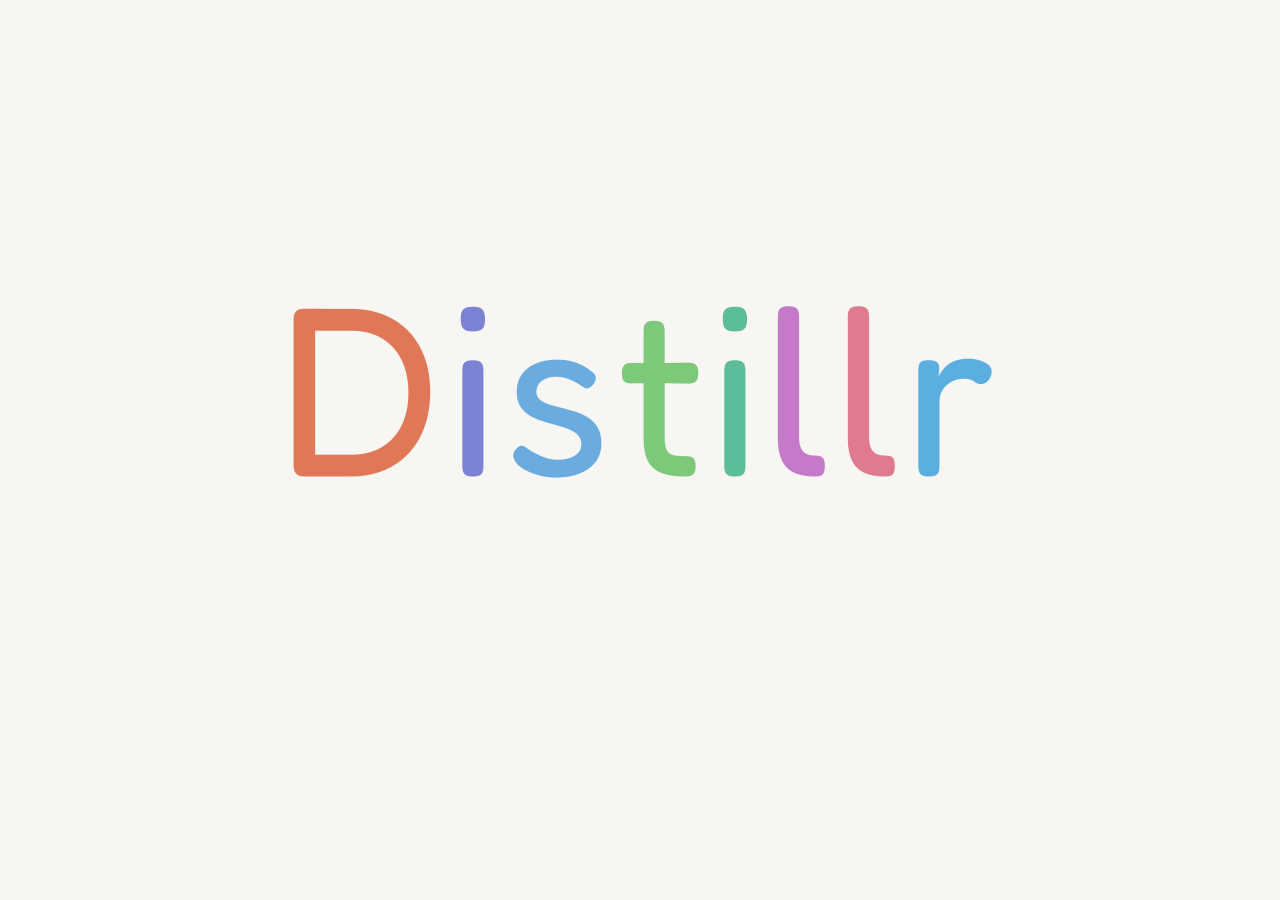
<file: index.html>
<!DOCTYPE html>
<html lang="en">
<head>
  <meta charset="UTF-8" />
  <meta name="viewport" content="width=device-width, initial-scale=1.0" />
  <title>Distillr</title>
  <link rel="icon" href="favicon.svg" type="image/svg+xml">
  <link rel="apple-touch-icon" href="favicon.svg">
  <link rel="preconnect" href="https://fonts.googleapis.com" />
  <link rel="preconnect" href="https://fonts.gstatic.com" crossorigin />
  <link href="https://fonts.googleapis.com/css2?family=Fredoka+One&family=Nunito:wght@400;500;700;800;900&display=swap" rel="stylesheet" />
  <link rel="stylesheet" href="css/style.css" />
</head>
<body>

  <!-- Soft cursor glow that follows the mouse -->
  <div class="cursor-glow" id="cursorGlow"></div>

  <main class="home">
    <!-- Parallax wrapper — JS translates this based on mouse position -->
    <div class="home-parallax" id="homeParallax">

      <!-- Shrink wrapper — CSS animates this on load -->
      <div class="home-wordmark-wrap" id="wordmarkWrap">
        <h1 class="wordmark" aria-label="Distillr">
          <span class="word">
            <span class="l-d">D</span><span class="l-i">i</span><span class="l-s">s</span><span class="l-t">t</span><span class="l-i2">i</span><span class="l-l">l</span><span class="l-l2">l</span><span class="l-r">r</span>
          </span>
        </h1>
      </div>

      <div class="home-actions" id="homeActions">
        <a href="today.html" class="btn btn-primary">Read Today's News</a>
        <a href="archive.html" class="btn btn-secondary">See All News</a>
      </div>

    </div>
  </main>

  <script src="js/main.js"></script>
</body>
</html>
</file>
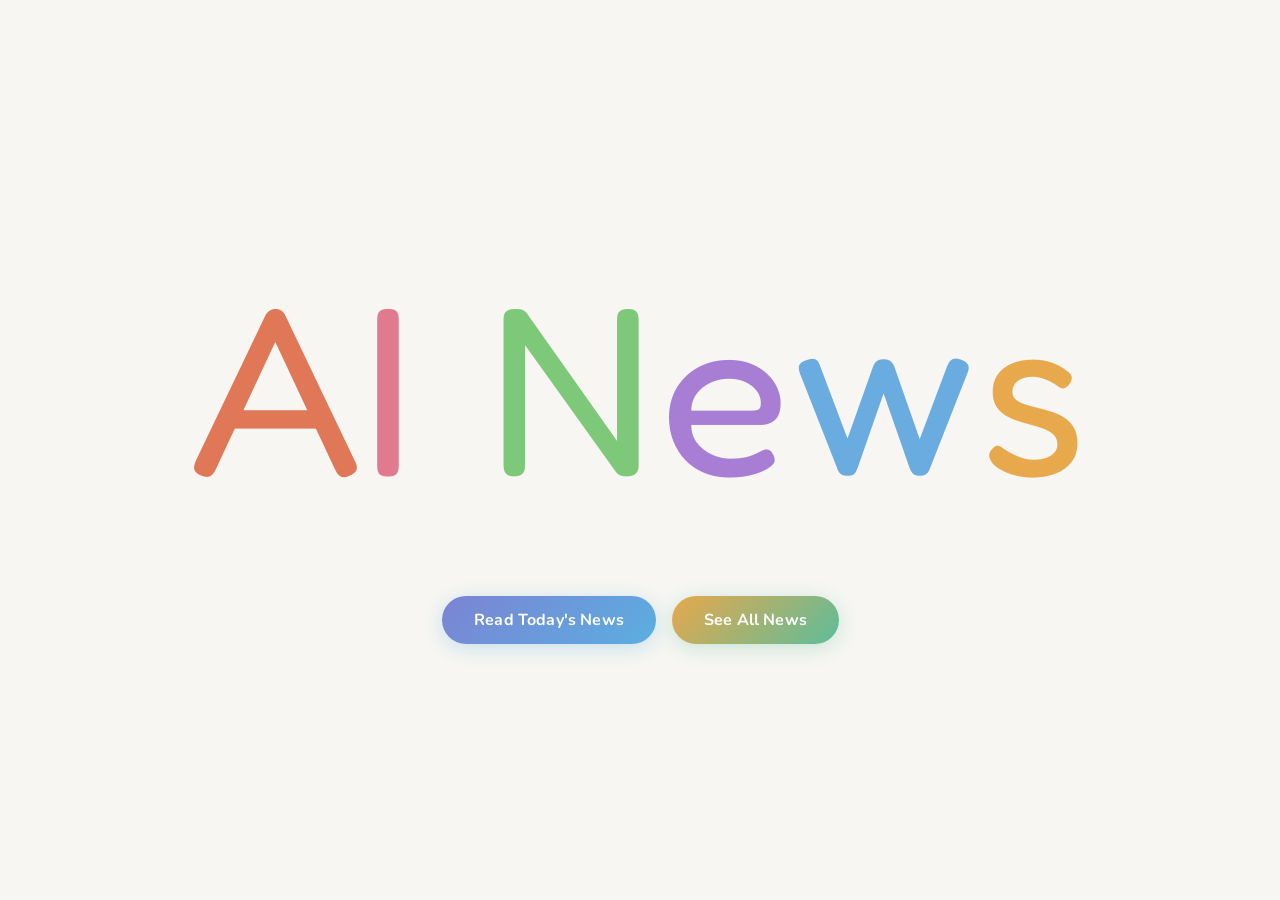
<file: _AI News Site/index.html>
<!DOCTYPE html>
<html lang="en">
<head>
  <meta charset="UTF-8" />
  <meta name="viewport" content="width=device-width, initial-scale=1.0" />
  <title>AI News</title>
  <link rel="icon" href="data:image/svg+xml,<svg xmlns=%22http://www.w3.org/2000/svg%22 viewBox=%220 0 100 100%22><text y=%22.9em%22 font-size=%2290%22>🎉</text></svg>">
  <link rel="preconnect" href="https://fonts.googleapis.com" />
  <link rel="preconnect" href="https://fonts.gstatic.com" crossorigin />
  <link href="https://fonts.googleapis.com/css2?family=Fredoka+One&family=Nunito:wght@400;500;700;800;900&display=swap" rel="stylesheet" />
  <link rel="stylesheet" href="css/style.css" />
</head>
<body>

  <!-- Soft cursor glow that follows the mouse -->
  <div class="cursor-glow" id="cursorGlow"></div>

  <main class="home">
    <!-- Parallax wrapper — JS translates this based on mouse position -->
    <div class="home-parallax" id="homeParallax">

      <!-- Shrink wrapper — CSS animates this on load -->
      <div class="home-wordmark-wrap" id="wordmarkWrap">
        <h1 class="wordmark" aria-label="AI News">
          <span class="word">
            <span class="l-a">A</span><span class="l-i">I</span>
          </span>
          <span class="space"></span>
          <span class="word">
            <span class="l-n">N</span><span class="l-e">e</span><span class="l-w">w</span><span class="l-s">s</span>
          </span>
        </h1>
      </div>

      <div class="home-actions" id="homeActions">
        <a href="today.html" class="btn btn-primary">Read Today's News</a>
        <a href="archive.html" class="btn btn-secondary">See All News</a>
      </div>

    </div>
  </main>

  <script src="js/main.js"></script>
</body>
</html>
</file>
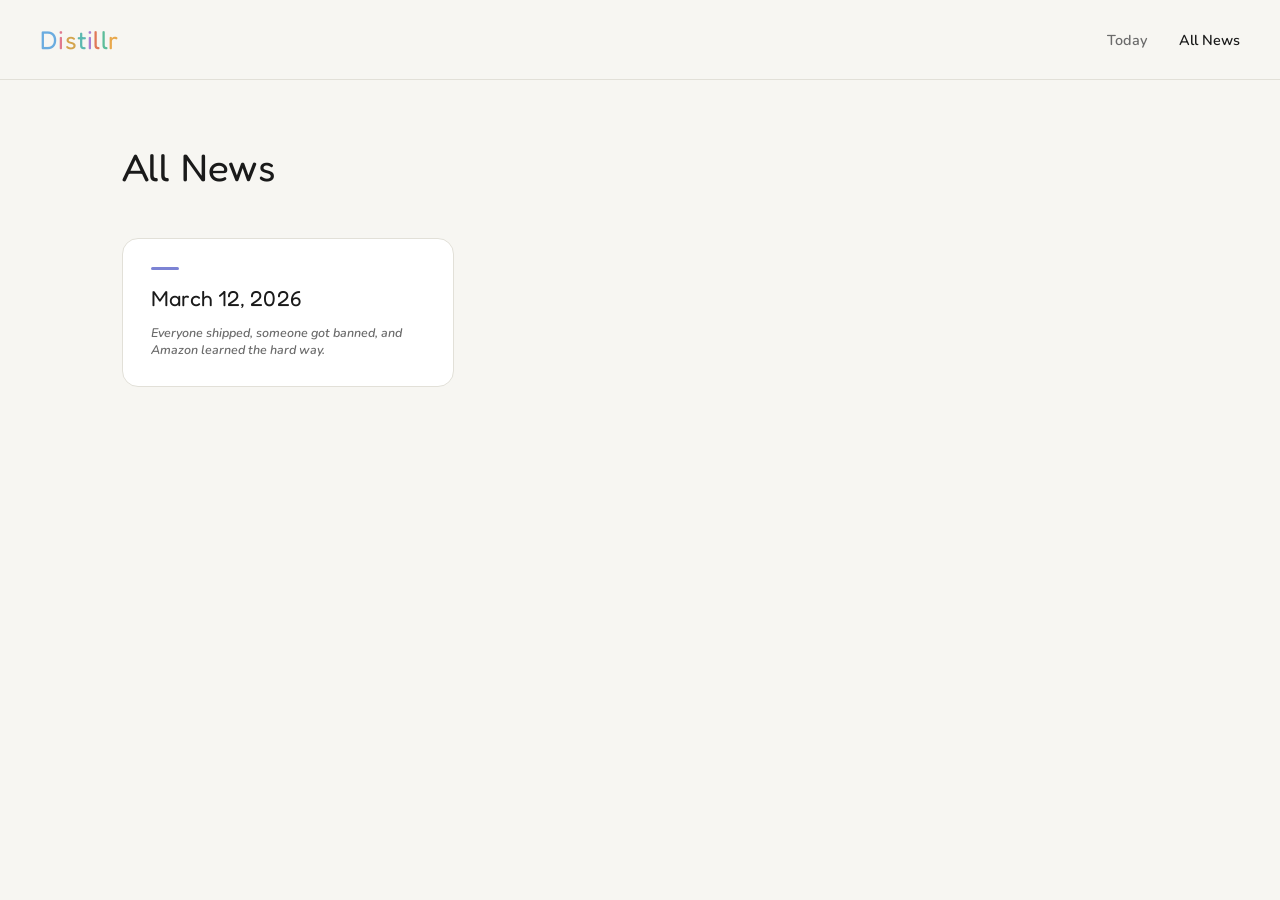
<file: archive.html>
<!DOCTYPE html>
<html lang="en">
<head>
  <meta charset="UTF-8" />
  <meta name="viewport" content="width=device-width, initial-scale=1.0" />
  <title>All News — Distillr</title>
  <link rel="icon" href="favicon.svg" type="image/svg+xml">
  <link rel="apple-touch-icon" href="favicon.svg">
  <link rel="preconnect" href="https://fonts.googleapis.com" />
  <link rel="preconnect" href="https://fonts.gstatic.com" crossorigin />
  <link href="https://fonts.googleapis.com/css2?family=Fredoka+One&family=Nunito:wght@400;500;700;800;900&display=swap" rel="stylesheet" />
  <link rel="stylesheet" href="css/style.css" />
</head>
<body>

  <div class="page archive-page">
    <nav class="nav">
      <a href="index.html" class="nav-logo" aria-label="Distillr home">
        <span class="l-d">D</span><span class="l-i">i</span><span class="l-s">s</span><span class="l-t">t</span><span class="l-i2">i</span><span class="l-l">l</span><span class="l-l2">l</span><span class="l-r">r</span>
      </a>
      <div class="nav-links">
        <a href="today.html">Today</a>
        <a href="archive.html" class="active">All News</a>
      </div>
    </nav>

    <div class="content">
      <h1>All News</h1>

      <!-- Populated by render.js -->
      <div id="archiveContent" class="loading-state">
        <div class="loading-tile-grid">
          <div class="loading-tile"></div>
          <div class="loading-tile"></div>
          <div class="loading-tile"></div>
          <div class="loading-tile"></div>
          <div class="loading-tile"></div>
          <div class="loading-tile"></div>
        </div>
      </div>
    </div>
  </div>

  <script src="js/main.js"></script>
  <script src="js/render.js"></script>
</body>
</html>
</file>
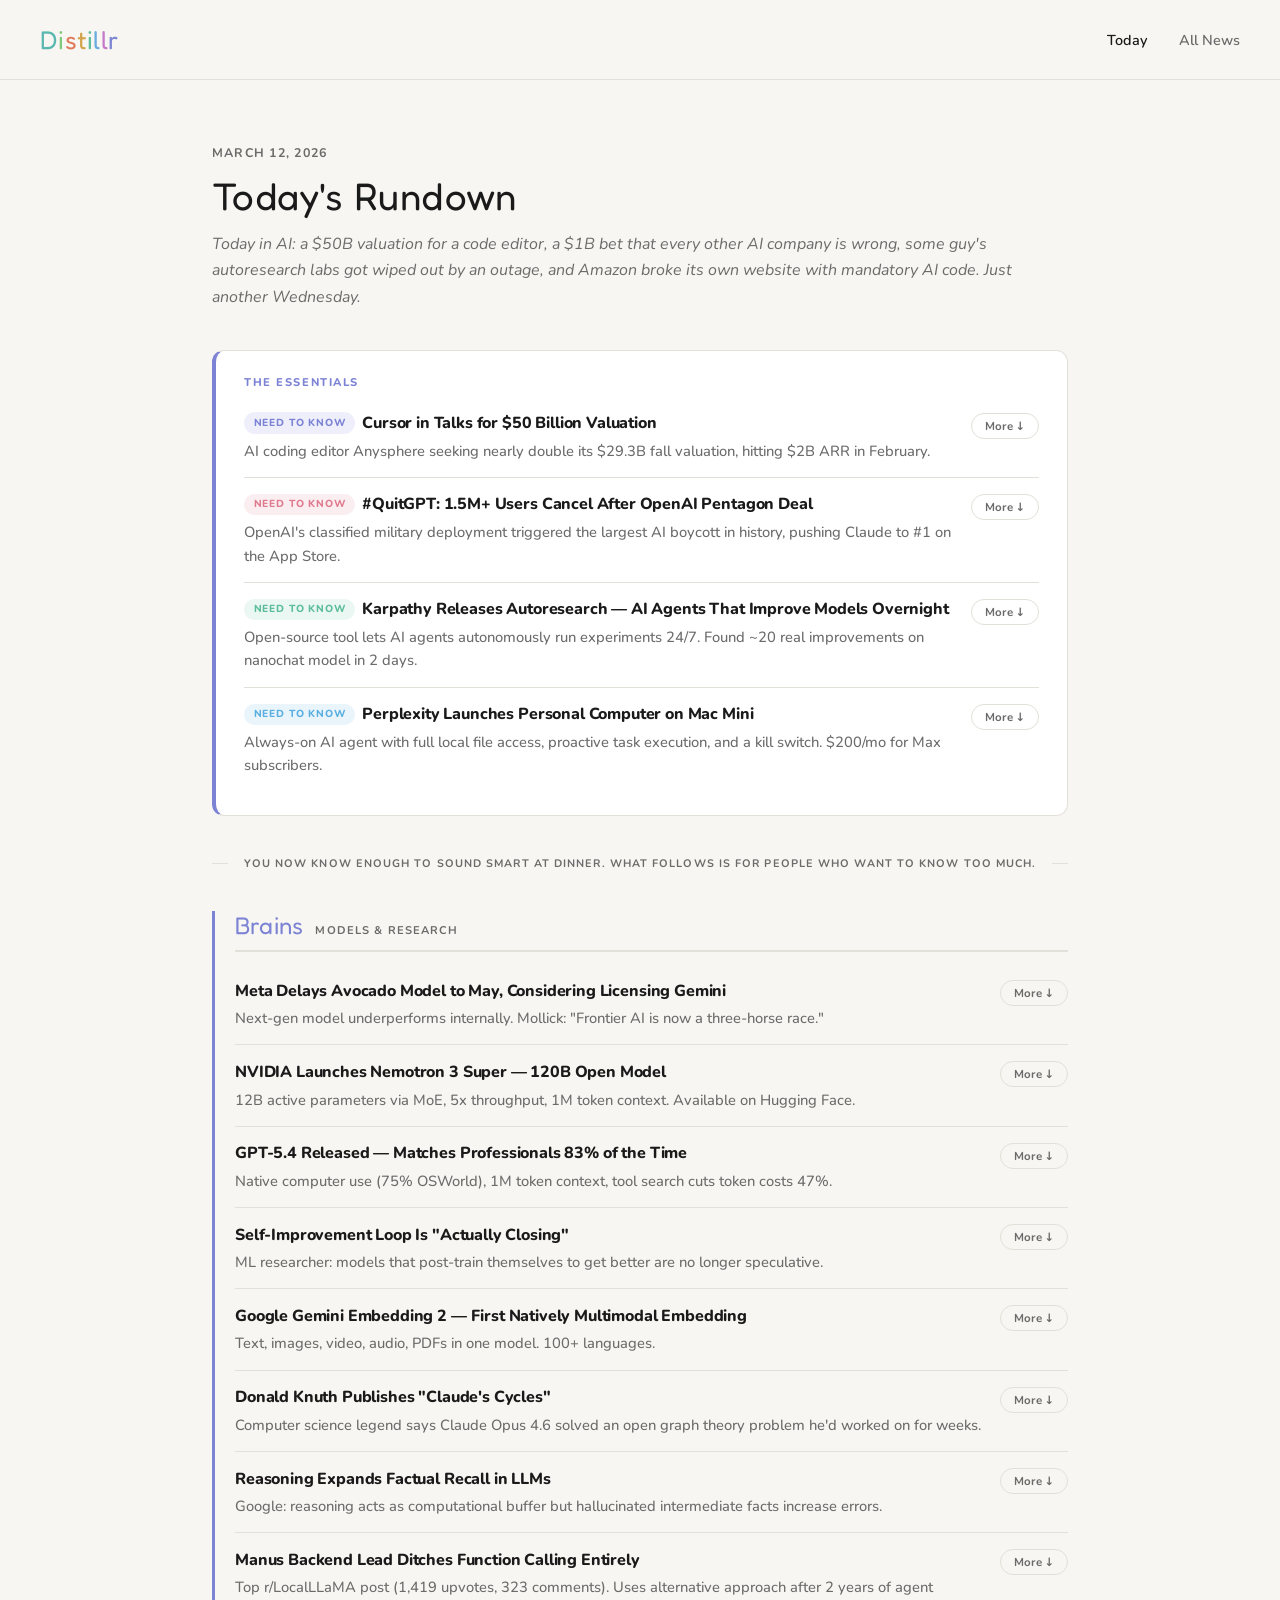
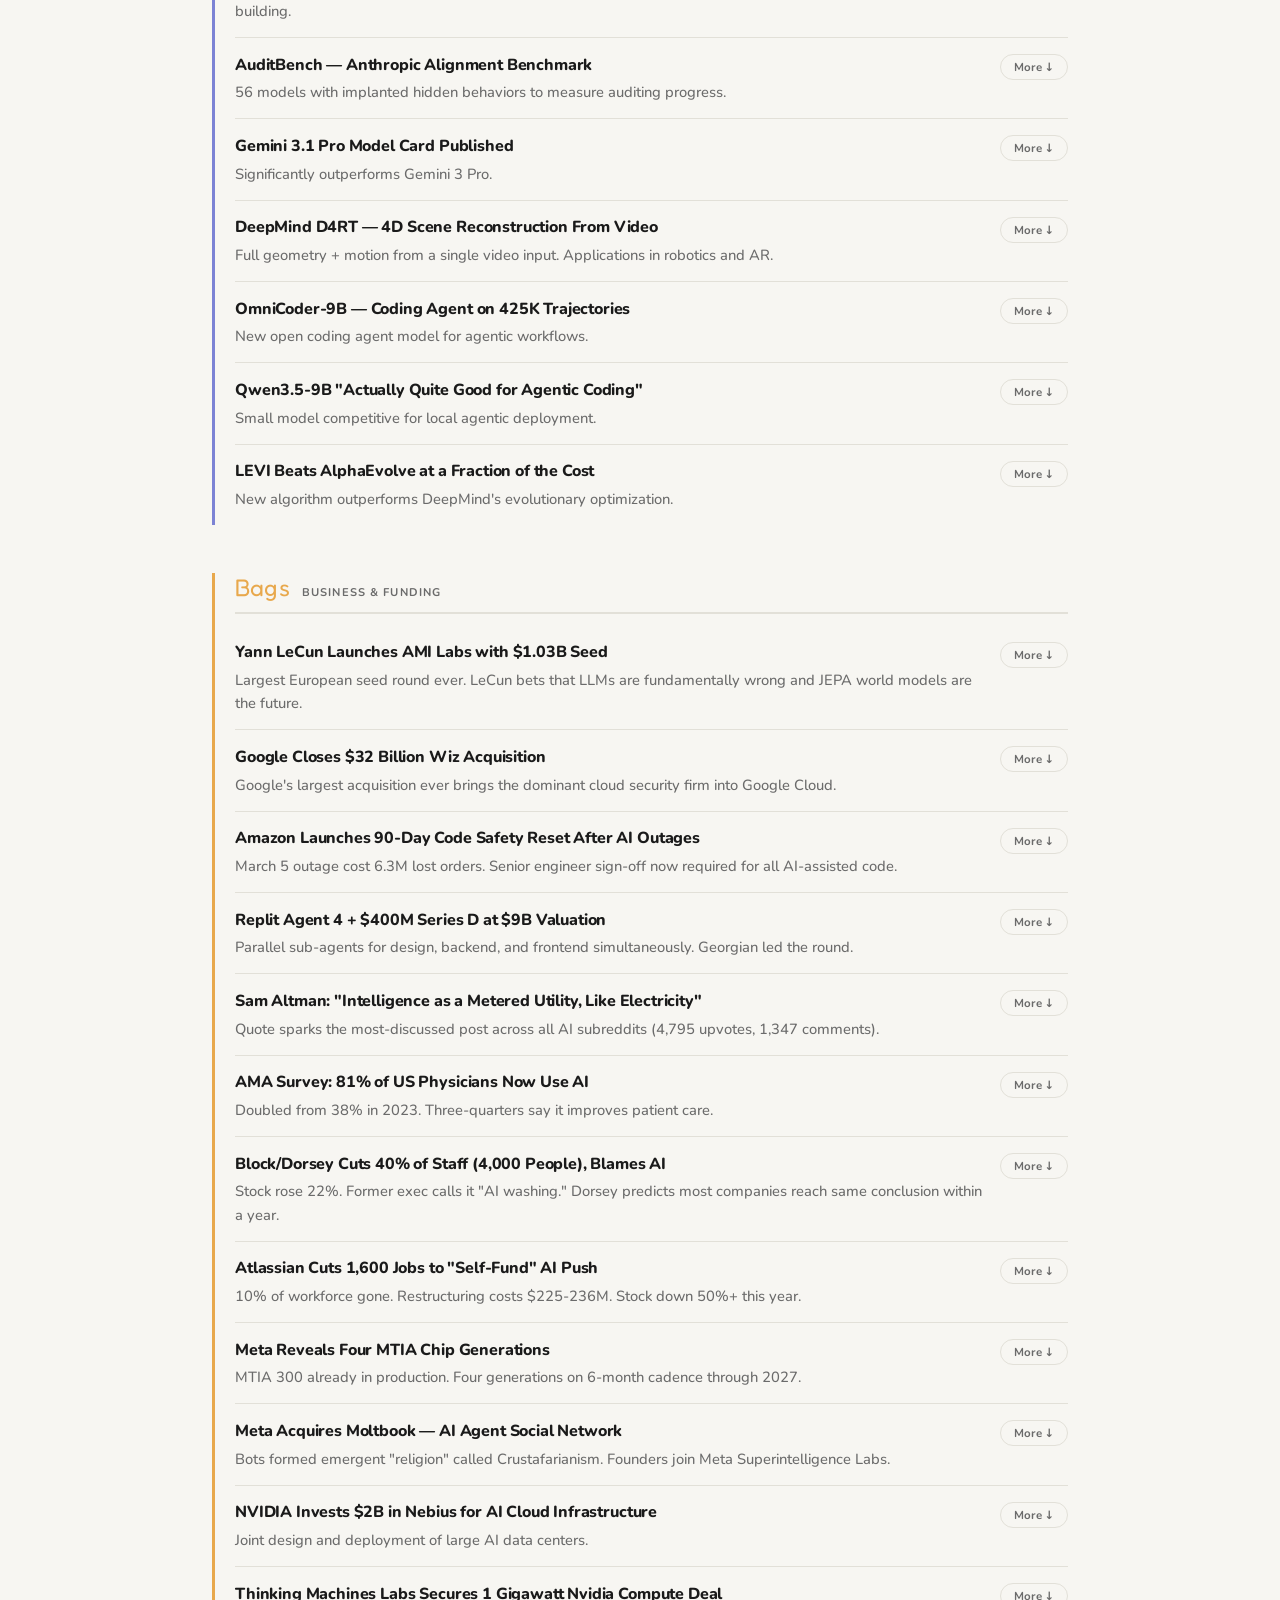
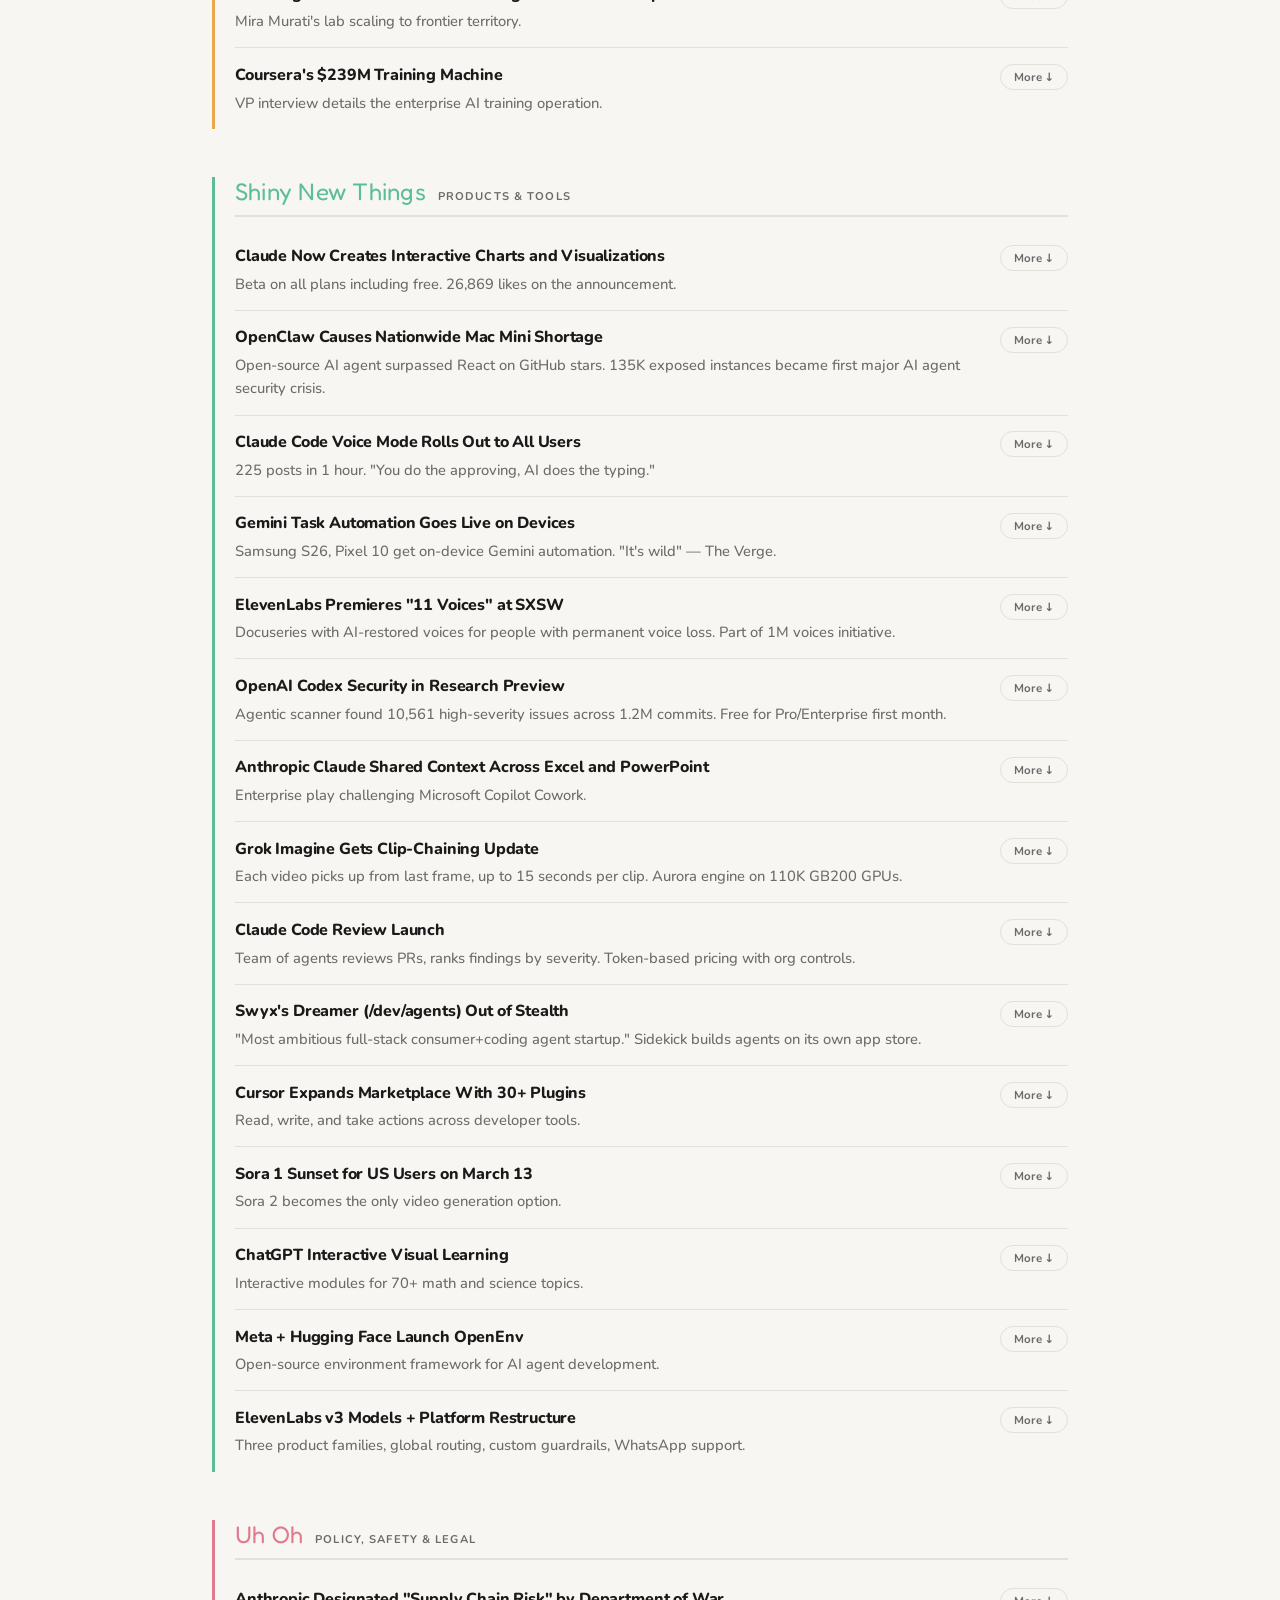
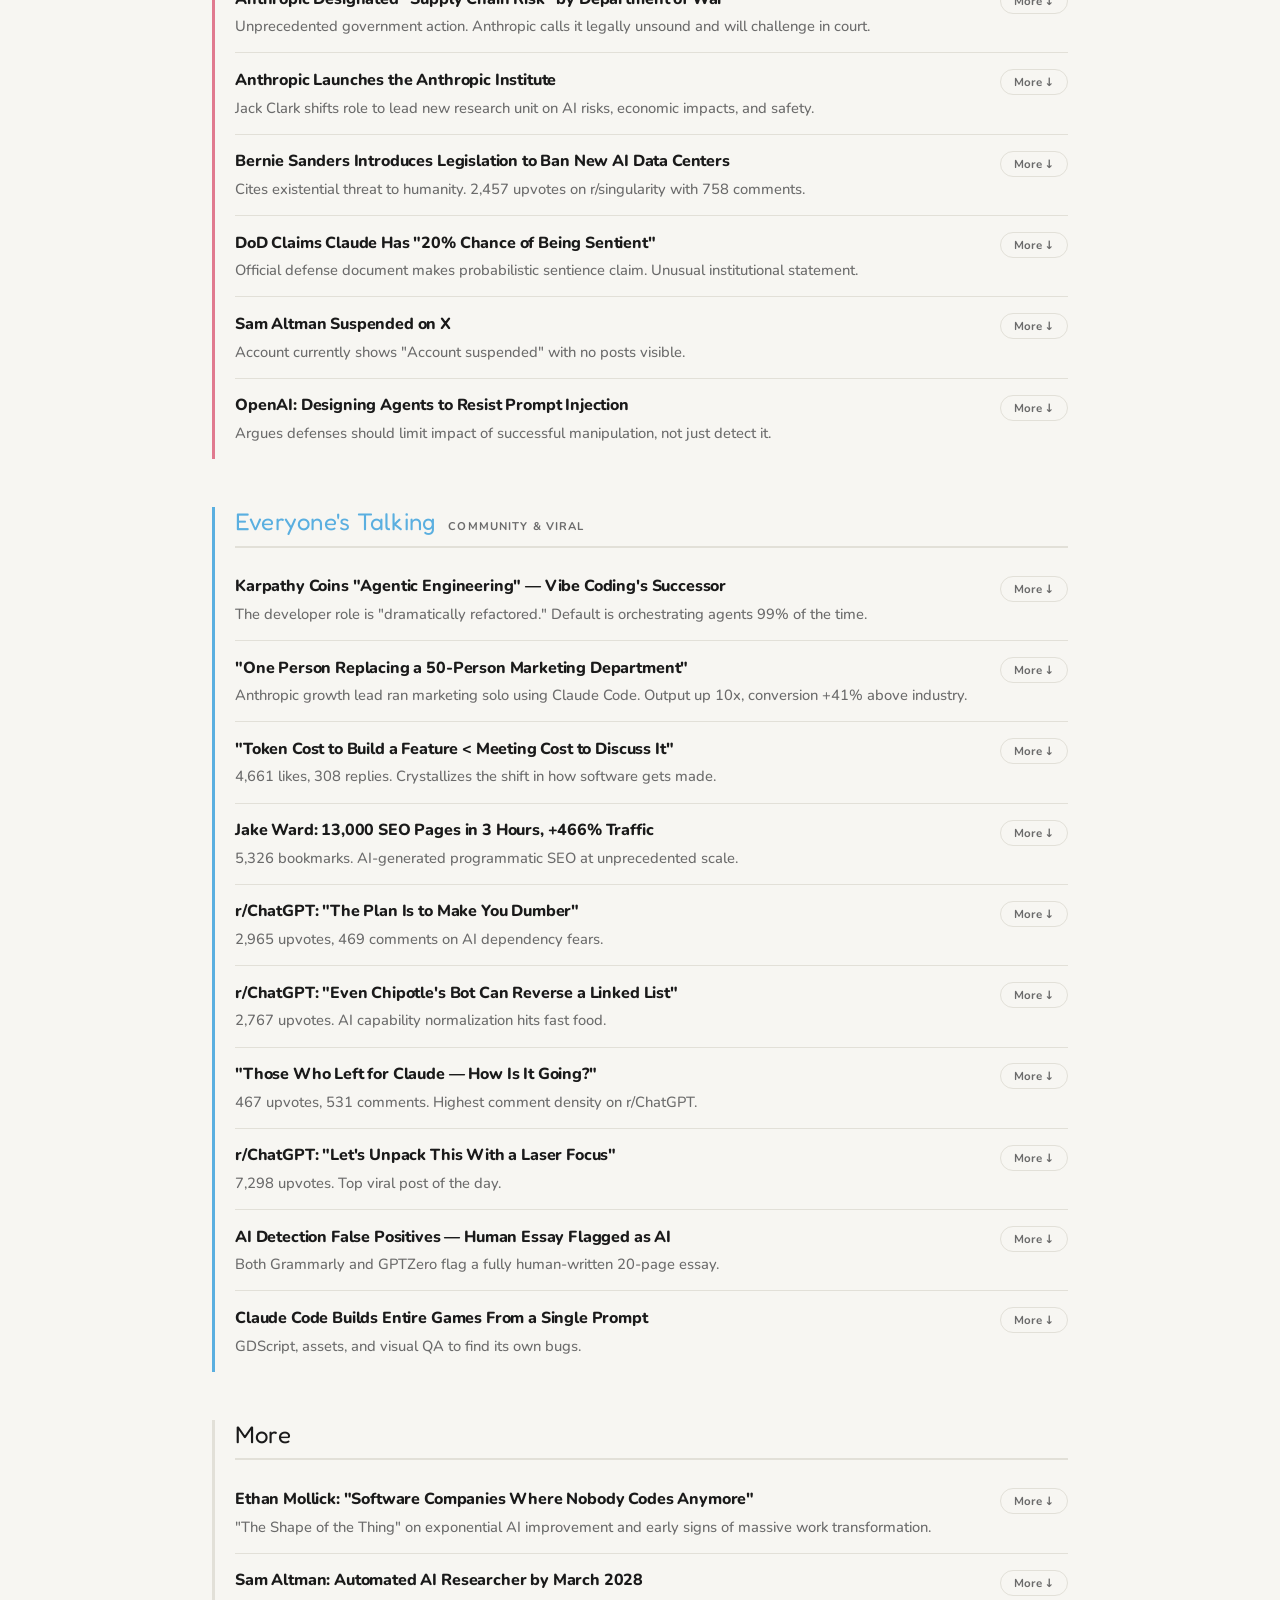
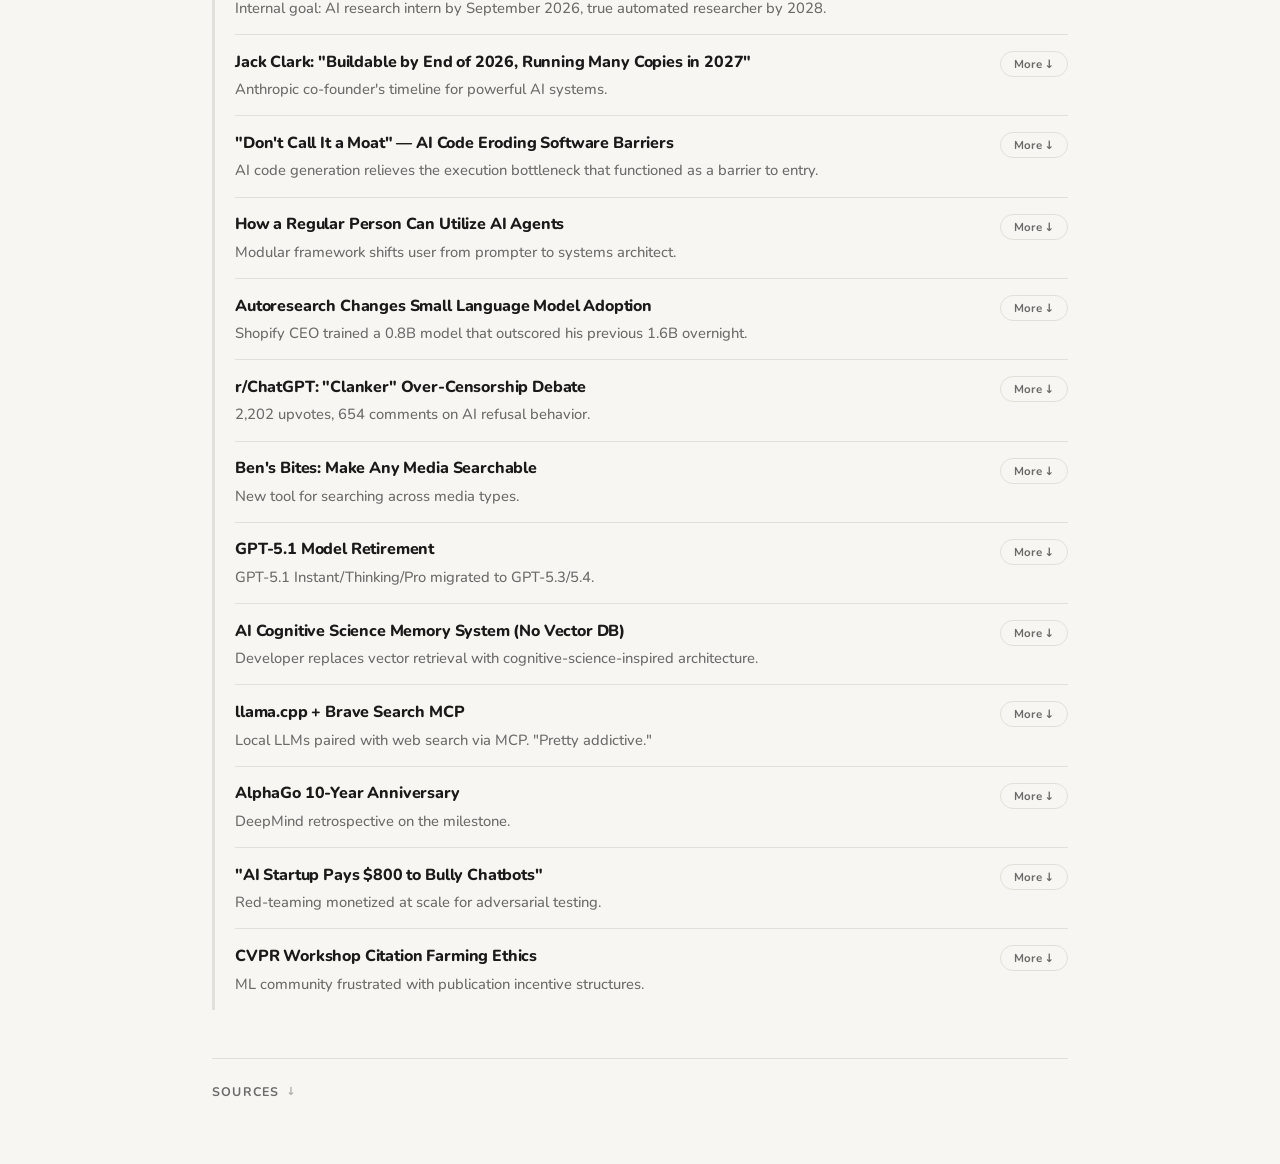
<file: today.html>
<!DOCTYPE html>
<html lang="en">
<head>
  <meta charset="UTF-8" />
  <meta name="viewport" content="width=device-width, initial-scale=1.0" />
  <title>Today — Distillr</title>
  <link rel="icon" href="favicon.svg" type="image/svg+xml">
  <link rel="apple-touch-icon" href="favicon.svg">
  <link rel="preconnect" href="https://fonts.googleapis.com" />
  <link rel="preconnect" href="https://fonts.gstatic.com" crossorigin />
  <link href="https://fonts.googleapis.com/css2?family=Fredoka+One&family=Nunito:wght@400;500;700;800;900&display=swap" rel="stylesheet" />
  <link rel="stylesheet" href="css/style.css" />
</head>
<body>

  <div class="page today-page">
    <nav class="nav">
      <a href="index.html" class="nav-logo" aria-label="Distillr home">
        <span class="l-d">D</span><span class="l-i">i</span><span class="l-s">s</span><span class="l-t">t</span><span class="l-i2">i</span><span class="l-l">l</span><span class="l-l2">l</span><span class="l-r">r</span>
      </a>
      <div class="nav-links">
        <a href="today.html" class="active">Today</a>
        <a href="archive.html">All News</a>
      </div>
    </nav>

    <div class="content">
      <!-- Populated by render.js -->
      <div id="todayContent" class="loading-state">
        <div class="loading-bar"></div>
        <div class="loading-bar loading-bar--short"></div>
        <div class="loading-stories">
          <div class="loading-story"></div>
          <div class="loading-story"></div>
          <div class="loading-story"></div>
        </div>
      </div>
    </div>
  </div>

  <script src="js/main.js"></script>
  <script src="js/render.js"></script>
</body>
</html>
</file>
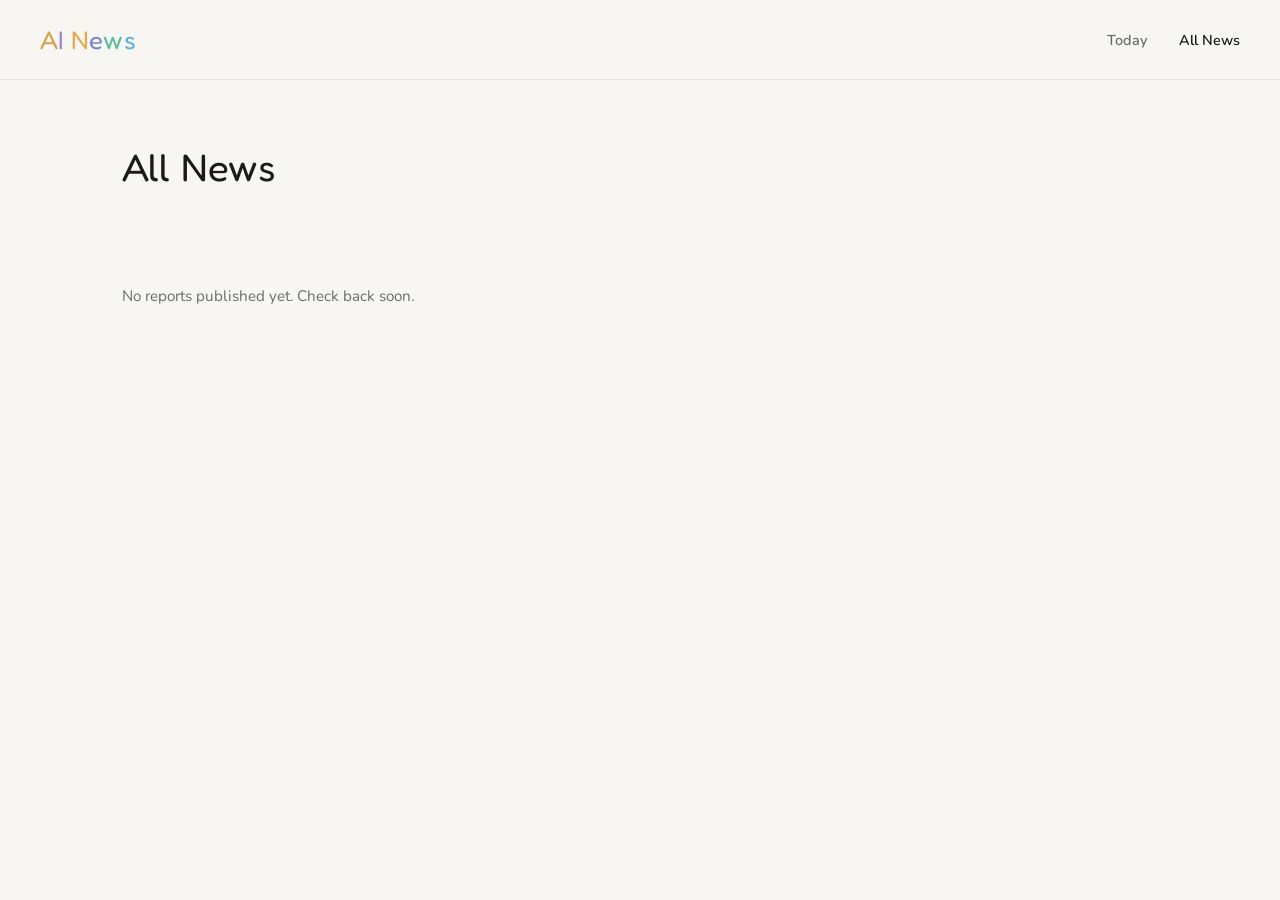
<file: _AI News Site/archive.html>
<!DOCTYPE html>
<html lang="en">
<head>
  <meta charset="UTF-8" />
  <meta name="viewport" content="width=device-width, initial-scale=1.0" />
  <title>All News — AI News</title>
  <link rel="icon" href="data:image/svg+xml,<svg xmlns=%22http://www.w3.org/2000/svg%22 viewBox=%220 0 100 100%22><text y=%22.9em%22 font-size=%2290%22>🎉</text></svg>">
  <link rel="preconnect" href="https://fonts.googleapis.com" />
  <link rel="preconnect" href="https://fonts.gstatic.com" crossorigin />
  <link href="https://fonts.googleapis.com/css2?family=Fredoka+One&family=Nunito:wght@400;500;700;800;900&display=swap" rel="stylesheet" />
  <link rel="stylesheet" href="css/style.css" />
</head>
<body>

  <div class="page archive-page">
    <nav class="nav">
      <a href="index.html" class="nav-logo" aria-label="AI News home">
        <span class="l-a">A</span><span class="l-i">I</span>
        <span style="width:0.25em;display:inline-block"></span>
        <span class="l-n">N</span><span class="l-e">e</span><span class="l-w">w</span><span class="l-s">s</span>
      </a>
      <div class="nav-links">
        <a href="today.html">Today</a>
        <a href="archive.html" class="active">All News</a>
      </div>
    </nav>

    <div class="content">
      <h1>All News</h1>

      <!-- Populated by render.js -->
      <div id="archiveContent" class="loading-state">
        <div class="loading-tile-grid">
          <div class="loading-tile"></div>
          <div class="loading-tile"></div>
          <div class="loading-tile"></div>
          <div class="loading-tile"></div>
          <div class="loading-tile"></div>
          <div class="loading-tile"></div>
        </div>
      </div>
    </div>
  </div>

  <script src="js/main.js"></script>
  <script src="js/render.js"></script>
</body>
</html>
</file>
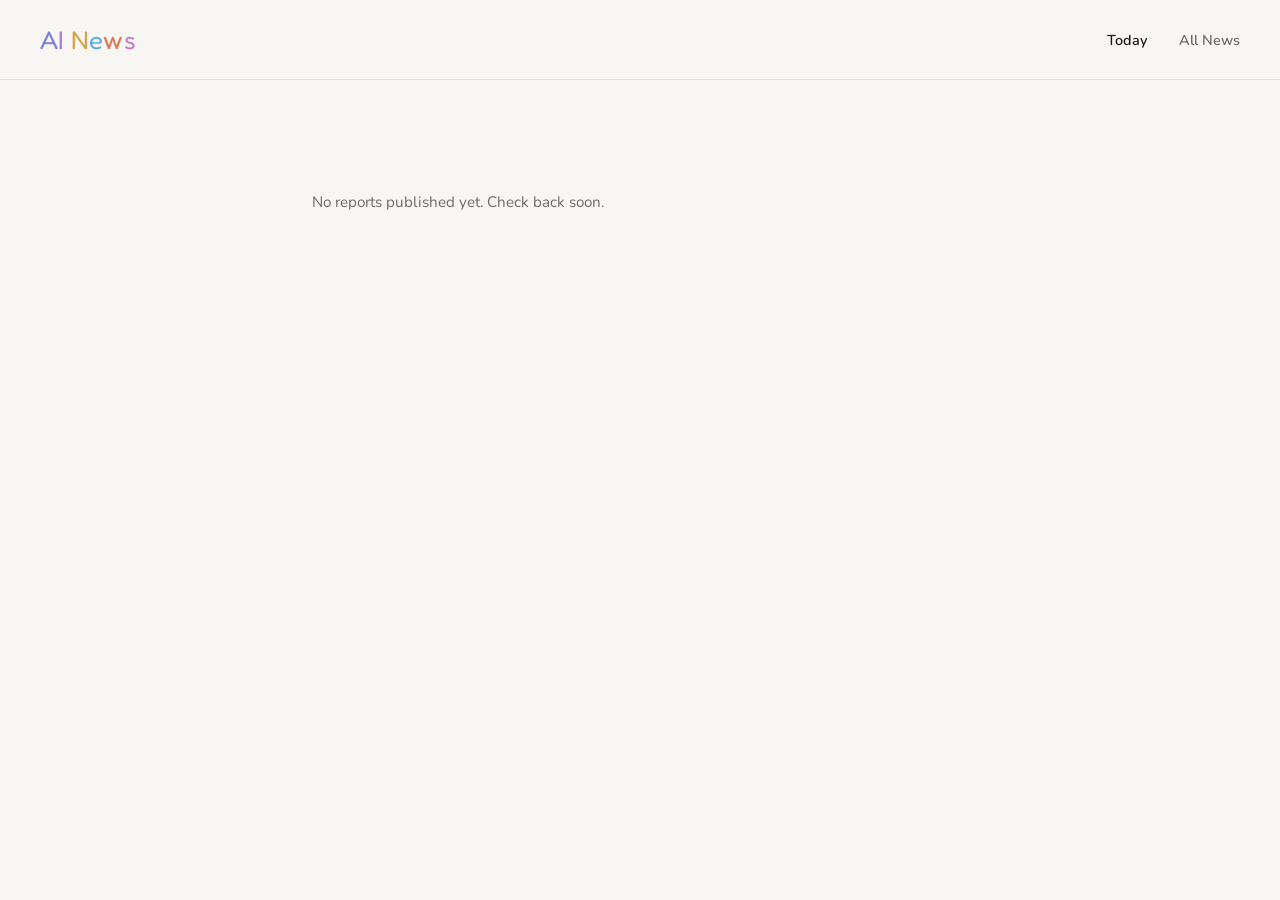
<file: _AI News Site/today.html>
<!DOCTYPE html>
<html lang="en">
<head>
  <meta charset="UTF-8" />
  <meta name="viewport" content="width=device-width, initial-scale=1.0" />
  <title>Today's News — AI News</title>
  <link rel="icon" href="data:image/svg+xml,<svg xmlns=%22http://www.w3.org/2000/svg%22 viewBox=%220 0 100 100%22><text y=%22.9em%22 font-size=%2290%22>🎉</text></svg>">
  <link rel="preconnect" href="https://fonts.googleapis.com" />
  <link rel="preconnect" href="https://fonts.gstatic.com" crossorigin />
  <link href="https://fonts.googleapis.com/css2?family=Fredoka+One&family=Nunito:wght@400;500;700;800;900&display=swap" rel="stylesheet" />
  <link rel="stylesheet" href="css/style.css" />
</head>
<body>

  <div class="page today-page">
    <nav class="nav">
      <a href="index.html" class="nav-logo" aria-label="AI News home">
        <span class="l-a">A</span><span class="l-i">I</span>
        <span style="width:0.25em;display:inline-block"></span>
        <span class="l-n">N</span><span class="l-e">e</span><span class="l-w">w</span><span class="l-s">s</span>
      </a>
      <div class="nav-links">
        <a href="today.html" class="active">Today</a>
        <a href="archive.html">All News</a>
      </div>
    </nav>

    <div class="content">
      <!-- Populated by render.js -->
      <div id="todayContent" class="loading-state">
        <div class="loading-bar"></div>
        <div class="loading-bar loading-bar--short"></div>
        <div class="loading-stories">
          <div class="loading-story"></div>
          <div class="loading-story"></div>
          <div class="loading-story"></div>
        </div>
      </div>
    </div>
  </div>

  <script src="js/main.js"></script>
  <script src="js/render.js"></script>
</body>
</html>
</file>
<file: css/style.css>
/* ─── Reset & Base ─────────────────────────────────────────────────────────── */

*, *::before, *::after {
  box-sizing: border-box;
  margin: 0;
  padding: 0;
}

:root {
  --bg: #F7F6F2;
  --text: #1A1A1A;
  --text-muted: #6B6B6B;
  --border: #E2E0D8;
  --tile-bg: #FFFFFF;

  /* Button gradients */
  --btn-grad-a: linear-gradient(135deg, #7C83D4, #5AAFE0);
  --btn-grad-b: linear-gradient(135deg, #E8A84C, #5CBD9A);

  --font-display: 'Fredoka One', system-ui, sans-serif;
  --font: 'Nunito', system-ui, sans-serif;
  --transition-base: 0.3s ease;
}

html {
  font-size: 16px;
  -webkit-font-smoothing: antialiased;
}

body {
  background-color: var(--bg);
  color: var(--text);
  font-family: var(--font);
  min-height: 100vh;
}

a {
  text-decoration: none;
  color: inherit;
}

/* ─── Cursor Glow ───────────────────────────────────────────────────────────── */

.cursor-glow {
  position: fixed;
  width: 500px;
  height: 500px;
  border-radius: 50%;
  pointer-events: none;
  transform: translate(-50%, -50%);
  z-index: 0;
  opacity: 0;
  transition: opacity 0.4s ease;
  animation: glowShift 8s ease-in-out infinite;
}

.cursor-glow.active {
  opacity: 1;
}

@keyframes glowShift {
  0%,  100% { background: radial-gradient(circle, rgba(124, 131, 212, 0.18) 0%, transparent 65%); }
  17%        { background: radial-gradient(circle, rgba(224, 122, 143, 0.18) 0%, transparent 65%); }
  34%        { background: radial-gradient(circle, rgba(232, 168, 76,  0.18) 0%, transparent 65%); }
  51%        { background: radial-gradient(circle, rgba(92,  189, 154, 0.18) 0%, transparent 65%); }
  68%        { background: radial-gradient(circle, rgba(90,  175, 224, 0.18) 0%, transparent 65%); }
  85%        { background: radial-gradient(circle, rgba(168, 126, 212, 0.18) 0%, transparent 65%); }
}

/* ─── Wordmark ──────────────────────────────────────────────────────────────── */

.wordmark {
  font-family: var(--font-display);
  font-size: clamp(140px, 26vw, 300px);
  font-weight: 400; /* Fredoka One is a single-weight display font */
  letter-spacing: 0.01em;
  line-height: 1;
  display: flex;
  gap: 0;
  user-select: none;
}

.wordmark .word {
  display: flex;
}

.wordmark .space {
  width: 0.3em;
}

/* Individual letters — color is set by JS on load */
.wordmark span[class^="l-"] {
  display: inline-block;
  cursor: default;
}

/* Spring bounce on hover — overrides the float */
.wordmark span[class^="l-"]:hover {
  animation: letterBounce 0.5s cubic-bezier(0.34, 1.8, 0.64, 1) forwards;
}

@keyframes letterBounce {
  0%   { transform: translateY(0)    scale(1)    rotate(0deg);  }
  35%  { transform: translateY(-20px) scale(1.3)  rotate(-6deg); }
  65%  { transform: translateY(-8px)  scale(1.15) rotate(3deg);  }
  100% { transform: translateY(0)    scale(1)    rotate(0deg);  }
}

/* ─── Homepage ──────────────────────────────────────────────────────────────── */

.home {
  display: flex;
  flex-direction: column;
  align-items: center;
  justify-content: center;
  min-height: 100vh;
  padding: 2rem;
  text-align: center;
  position: relative;
  z-index: 1;
}

/* Mouse parallax target */
.home-parallax {
  display: flex;
  flex-direction: column;
  align-items: center;
  will-change: transform;
  /* JS sets inline transform */
}

/* Shrink/slide animation on load */
.home-wordmark-wrap {
  transform: translateY(0px) scale(1.5);
  transition: transform 0.9s cubic-bezier(0.34, 1.1, 0.64, 1);
}

.home-wordmark-wrap.shrunk {
  transform: translateY(-20px) scale(0.8);
}

/* Action buttons — invisible until JS adds .visible after shrink completes */
.home-actions {
  display: flex;
  gap: 1rem;
  margin-top: 2.5rem;
  opacity: 0;
  transform: translateY(14px);
  pointer-events: none;
}

.home-actions.visible {
  opacity: 1;
  transform: translateY(0);
  pointer-events: auto;
  transition: opacity 0.4s ease, transform 0.4s ease;
}

/* ─── Buttons ───────────────────────────────────────────────────────────────── */

.btn {
  display: inline-flex;
  align-items: center;
  padding: 0.8rem 2rem;
  border-radius: 100px;
  font-family: var(--font);
  font-size: 1rem;
  font-weight: 700;
  letter-spacing: 0.01em;
  color: #fff;
  border: none;
  cursor: pointer;
  transition: transform 0.2s cubic-bezier(0.34, 1.5, 0.64, 1),
              box-shadow 0.2s ease,
              opacity 0.2s ease;
}

.btn:hover {
  transform: translateY(-3px) scale(1.04);
}

.btn:active {
  transform: translateY(0) scale(0.98);
}

.btn-primary {
  background: var(--btn-grad-a);
  box-shadow: 0 4px 20px rgba(90, 175, 224, 0.3);
}

.btn-primary:hover {
  box-shadow: 0 8px 30px rgba(90, 175, 224, 0.45);
}

.btn-secondary {
  background: var(--btn-grad-b);
  box-shadow: 0 4px 20px rgba(92, 189, 154, 0.3);
}

.btn-secondary:hover {
  box-shadow: 0 8px 30px rgba(92, 189, 154, 0.45);
}

/* ─── Page Shell (shared nav) ───────────────────────────────────────────────── */

.page {
  min-height: 100vh;
}

.nav {
  display: flex;
  align-items: center;
  justify-content: space-between;
  padding: 1.5rem 2.5rem;
  border-bottom: 1px solid var(--border);
}

.nav-logo {
  font-family: var(--font-display);
  font-size: 1.6rem;
  font-weight: 400;
  letter-spacing: 0.01em;
  display: flex;
  gap: 0;
  cursor: pointer;
}

/* Nav logo letter colors are randomized by JS on inner pages */
.nav-logo span[class^="l-"] {
  display: inline-block;
  transition: transform 0.2s cubic-bezier(0.34, 1.6, 0.64, 1);
}

.nav-logo:hover .l-d  { transform: translateY(-3px); transition-delay: 0.00s; }
.nav-logo:hover .l-i  { transform: translateY(-3px); transition-delay: 0.04s; }
.nav-logo:hover .l-s  { transform: translateY(-3px); transition-delay: 0.08s; }
.nav-logo:hover .l-t  { transform: translateY(-3px); transition-delay: 0.12s; }
.nav-logo:hover .l-i2 { transform: translateY(-3px); transition-delay: 0.16s; }
.nav-logo:hover .l-l  { transform: translateY(-3px); transition-delay: 0.20s; }
.nav-logo:hover .l-l2 { transform: translateY(-3px); transition-delay: 0.24s; }
.nav-logo:hover .l-r  { transform: translateY(-3px); transition-delay: 0.28s; }


.nav-links {
  display: flex;
  gap: 2rem;
  font-size: 0.9rem;
  font-weight: 600;
  color: var(--text-muted);
}

.nav-links a:hover { color: var(--text); }
.nav-links a.active { color: var(--text); }

/* ─── Today Page ────────────────────────────────────────────────────────────── */

.today-page .content {
  max-width: 920px;
  margin: 0 auto;
  padding: 4rem 2rem;
}

.today-page .date-label {
  font-size: 0.78rem;
  font-weight: 700;
  letter-spacing: 0.1em;
  text-transform: uppercase;
  color: var(--text-muted);
  margin-bottom: 0.75rem;
}

.today-page h1 {
  font-family: var(--font-display);
  font-size: 2.4rem;
  font-weight: 400;
  letter-spacing: 0.01em;
  margin-bottom: 3rem;
}

.story {
  padding: 2rem 0;
  border-bottom: 1px solid var(--border);
}

.story:first-of-type {
  border-top: 1px solid var(--border);
}

.story-meta {
  display: flex;
  align-items: center;
  gap: 0.75rem;
  margin-bottom: 0.6rem;
}

.story-rank {
  font-size: 0.72rem;
  font-weight: 800;
  letter-spacing: 0.08em;
  text-transform: uppercase;
  color: var(--text-muted);
}

.story-source {
  font-size: 0.72rem;
  font-weight: 600;
  color: var(--text-muted);
  background: var(--border);
  padding: 0.2rem 0.65rem;
  border-radius: 100px;
}

.story h2 {
  font-size: 1.15rem;
  font-weight: 800;
  letter-spacing: -0.01em;
  margin-bottom: 0.5rem;
  line-height: 1.4;
}

.story p {
  font-size: 0.92rem;
  color: var(--text-muted);
  line-height: 1.75;
}

/* ─── Archive Page ──────────────────────────────────────────────────────────── */

.archive-page .content {
  max-width: 1100px;
  margin: 0 auto;
  padding: 4rem 2rem;
}

.archive-page h1 {
  font-family: var(--font-display);
  font-size: 2.4rem;
  font-weight: 400;
  letter-spacing: 0.01em;
  margin-bottom: 3rem;
}

.tile-grid {
  display: grid;
  grid-template-columns: repeat(3, 1fr);
  gap: 1.25rem;
}

.tile {
  background: var(--tile-bg);
  border: 1px solid var(--border);
  border-radius: 16px;
  padding: 1.75rem;
  cursor: pointer;
  transition: transform 0.25s cubic-bezier(0.34, 1.4, 0.64, 1),
              box-shadow 0.25s ease,
              border-color 0.25s ease;
  display: flex;
  flex-direction: column;
  gap: 0.75rem;
}

.tile:hover {
  transform: translateY(-5px) scale(1.01);
  box-shadow: 0 12px 40px rgba(0, 0, 0, 0.07);
  border-color: #ccc;
}

.tile-headline {
  font-size: 1rem;
  font-weight: 700;
  letter-spacing: -0.01em;
  line-height: 1.5;
  color: var(--text);
}

.tile-date {
  font-size: 0.78rem;
  font-weight: 600;
  color: var(--text-muted);
  margin-top: auto;
}

/* ─── Story score pill ──────────────────────────────────────────────────────── */

.story-score {
  font-size: 0.72rem;
  font-weight: 800;
  letter-spacing: 0.04em;
  padding: 0.2rem 0.65rem;
  border-radius: 100px;
  margin-left: auto;
}

/* ─── Story headline link ────────────────────────────────────────────────────── */

.story h2 a {
  color: inherit;
  text-decoration: none;
  transition: opacity 0.2s ease;
}

.story h2 a:hover {
  opacity: 0.65;
}

/* ─── Theme label ────────────────────────────────────────────────────────────── */

.theme-label {
  font-size: 0.82rem;
  font-weight: 700;
  color: var(--text-muted);
  margin-bottom: 2rem;
  letter-spacing: 0.01em;
}

/* ─── Tile accent bar ────────────────────────────────────────────────────────── */

.tile-accent {
  display: block;
  width: 28px;
  height: 3px;
  border-radius: 2px;
  margin-bottom: 0.25rem;
}

/* ─── Loading skeletons ──────────────────────────────────────────────────────── */

@keyframes shimmer {
  0%   { opacity: 0.5; }
  50%  { opacity: 1;   }
  100% { opacity: 0.5; }
}

.loading-bar {
  height: 1.1rem;
  background: var(--border);
  border-radius: 6px;
  width: 40%;
  margin-bottom: 1rem;
  animation: shimmer 1.6s ease-in-out infinite;
}

.loading-bar--short {
  width: 60%;
  height: 2.2rem;
}

.loading-stories {
  margin-top: 2rem;
}

.loading-story {
  height: 90px;
  background: var(--border);
  border-radius: 10px;
  margin-bottom: 1rem;
  animation: shimmer 1.6s ease-in-out infinite;
}

.loading-story:nth-child(2) { animation-delay: 0.2s; }
.loading-story:nth-child(3) { animation-delay: 0.4s; }

.loading-tile-grid {
  display: grid;
  grid-template-columns: repeat(3, 1fr);
  gap: 1.25rem;
}

.loading-tile {
  height: 130px;
  background: var(--border);
  border-radius: 16px;
  animation: shimmer 1.6s ease-in-out infinite;
}

.loading-tile:nth-child(2) { animation-delay: 0.15s; }
.loading-tile:nth-child(3) { animation-delay: 0.30s; }
.loading-tile:nth-child(4) { animation-delay: 0.45s; }
.loading-tile:nth-child(5) { animation-delay: 0.60s; }
.loading-tile:nth-child(6) { animation-delay: 0.75s; }

/* ─── Empty / error state ────────────────────────────────────────────────────── */

.empty-state {
  font-size: 0.95rem;
  color: var(--text-muted);
  padding: 3rem 0;
}

/* ─── Sources drawer ────────────────────────────────────────────────────────── */

.sources-drawer {
  margin-top: 3rem;
  border-top: 1px solid var(--border);
  padding-top: 1.5rem;
}

.sources-drawer summary {
  font-size: 0.78rem;
  font-weight: 700;
  letter-spacing: 0.1em;
  text-transform: uppercase;
  color: var(--text-muted);
  cursor: pointer;
  user-select: none;
  list-style: none;
  display: flex;
  align-items: center;
  gap: 0.4rem;
}

.sources-drawer summary::-webkit-details-marker { display: none; }

.sources-drawer summary::after {
  content: '↓';
  font-size: 0.7rem;
  opacity: 0.5;
  transition: transform 0.2s ease;
}

.sources-drawer[open] summary::after {
  transform: rotate(180deg);
}

.sources-drawer ul {
  list-style: none;
  margin-top: 1rem;
  display: flex;
  flex-direction: column;
  gap: 0.35rem;
}

.sources-drawer ul a {
  font-size: 0.82rem;
  color: var(--text-muted);
  word-break: break-all;
}

.sources-drawer ul a:hover { color: var(--text); }

/* ─── Responsive ────────────────────────────────────────────────────────────── */

@media (max-width: 768px) {
  .tile-grid { grid-template-columns: repeat(2, 1fr); }
  .nav { padding: 1.25rem 1.5rem; }
  .home-actions { flex-direction: column; align-items: center; }
}

@media (max-width: 480px) {
  .tile-grid { grid-template-columns: 1fr; }
}

/* ─── Report Header ──────────────────────────────────────────────────────────── */

.report-header {
  margin-bottom: 2.5rem;
}

/* Tighten the h1 margin — the report-header handles spacing below */
.today-page h1 {
  margin-bottom: 0.75rem;
}

.welcome-line {
  font-size: 1rem;
  color: var(--text-muted);
  font-style: italic;
  line-height: 1.65;
  margin-top: 0.5rem;
}

/* ─── Essentials Zone ───────────────────────────────────────────────────────── */

.essentials-zone {
  background: #fff;
  border: 1px solid var(--border);
  border-left: 4px solid #7C83D4;
  border-radius: 12px;
  padding: 1.5rem 1.75rem;
  margin-bottom: 2rem;
}

.essentials-label {
  display: block;
  font-size: 0.7rem;
  font-weight: 800;
  letter-spacing: 0.14em;
  text-transform: uppercase;
  color: #7C83D4;
  margin-bottom: 1.25rem;
}

/* ─── Story Rows ────────────────────────────────────────────────────────────── */

.story-row {
  padding: 0.85rem 0;
  border-bottom: 1px solid var(--border);
  cursor: pointer;
}

.story-row:last-child {
  border-bottom: none;
}

.essentials-zone .story-row:first-of-type {
  padding-top: 0;
}

.story-row-main {
  display: flex;
  align-items: flex-start;
  gap: 1rem;
}

.story-row-text {
  flex: 1;
  line-height: 1.65;
}

.essential-badge {
  display: inline-block;
  font-size: 0.64rem;
  font-weight: 800;
  letter-spacing: 0.08em;
  text-transform: uppercase;
  padding: 0.15rem 0.6rem;
  border-radius: 100px;
  margin-right: 0.45rem;
  vertical-align: middle;
  position: relative;
  top: -1px;
}

.story-headline-line {
  display: block;
  margin-bottom: 0.2rem;
}

.story-headline {
  display: inline;
  font-size: 1rem;
  font-weight: 800;
  color: var(--text);
  text-decoration: none;
  letter-spacing: -0.01em;
  transition: opacity 0.2s ease;
}

.story-headline:hover {
  opacity: 0.65;
}

.story-summary {
  display: block;
  font-size: 0.92rem;
  font-weight: 500;
  color: var(--text-muted);
  line-height: 1.6;
  margin: 0;
}

/* ─── Expand Button ─────────────────────────────────────────────────────────── */

.expand-btn {
  flex-shrink: 0;
  background: none;
  border: 1px solid var(--border);
  border-radius: 100px;
  font-family: var(--font);
  font-size: 0.72rem;
  font-weight: 700;
  color: var(--text-muted);
  padding: 0.25rem 0.8rem;
  cursor: pointer;
  transition: background 0.15s ease, color 0.15s ease, border-color 0.15s ease;
  white-space: nowrap;
  margin-top: 0.15rem;
}

.expand-btn:hover {
  background: var(--border);
  color: var(--text);
  border-color: #ccc;
}

/* ─── Expand Panel ───────────────────────────────────────────────────────────── */

/* CSS grid-template-rows trick: animates from 0 to natural height with no JS */
.story-expand {
  display: grid;
  grid-template-rows: 0fr;
  transition: grid-template-rows 0.3s ease;
}

.story-expand.open {
  grid-template-rows: 1fr;
}

.story-expand-inner {
  min-height: 0;
  overflow: hidden;
}

.story-body {
  display: flex;
  flex-direction: column;
  gap: 0.6rem;
  padding: 1.2rem 1.4rem 1.4rem;
  margin-top: 0.5rem;
  background: color-mix(in srgb, var(--text-muted) 4%, transparent);
  border-radius: 12px;
}

.body-section {
  display: flex;
  flex-direction: column;
  gap: 0.6rem;
  margin-bottom: 0.8rem;
}

.body-section-label {
  font-size: 0.72rem;
  font-weight: 800;
  letter-spacing: 0.14em;
  text-transform: uppercase;
  text-align: center;
  color: var(--text-muted);
  margin-top: 0.6rem;
  margin-bottom: 0.1rem;
  padding-bottom: 0.3rem;
  border-bottom: 1px solid color-mix(in srgb, var(--text-muted) 15%, transparent);
}

.body-section:first-child .body-section-label {
  margin-top: 0;
}

.story-bullets {
  list-style: none;
  padding-left: 0;
  display: flex;
  flex-direction: column;
  gap: 0.65rem;
}

.story-bullets li {
  font-size: 1.05rem;
  font-weight: 450;
  color: var(--text);
  line-height: 1.75;
  padding-left: 1rem;
  position: relative;
}

.story-bullets li::before {
  content: '';
  position: absolute;
  left: 0;
  top: 0.7em;
  width: 5px;
  height: 5px;
  border-radius: 50%;
  background: color-mix(in srgb, var(--text-muted) 40%, transparent);
}

.source-quip {
  font-size: 0.95rem;
  font-style: italic;
  color: var(--text-muted);
  margin-top: 0.5rem;
  line-height: 1.6;
}

.source-quip a {
  font-style: normal;
  font-weight: 700;
  text-decoration: none;
  transition: opacity 0.2s ease;
}

.source-quip a:hover {
  opacity: 0.7;
}

/* ─── Transition Divider ────────────────────────────────────────────────────── */

.transition-divider {
  display: flex;
  align-items: center;
  gap: 1rem;
  margin: 2.5rem 0;
  color: var(--text-muted);
  font-size: clamp(0.58rem, 0.85vw, 0.72rem);
  font-weight: 700;
  letter-spacing: 0.1em;
  text-transform: uppercase;
}

.transition-divider span {
  text-wrap: balance;
  text-align: center;
}

.transition-divider::before,
.transition-divider::after {
  content: '';
  flex: 1;
  height: 1px;
  background: var(--border);
}

/* ─── Full List & Category Sections ─────────────────────────────────────────── */

.full-list {
  display: flex;
  flex-direction: column;
  gap: 3rem;
}

.category-header {
  display: flex;
  align-items: baseline;
  gap: 0.75rem;
  margin-bottom: 0.75rem;
  padding-bottom: 0.6rem;
  border-bottom: 2px solid var(--border);
}

.category-title {
  font-family: var(--font-display);
  font-size: 1.5rem;
  font-weight: 400;
  letter-spacing: 0.01em;
  color: var(--text);
}

.category-subtitle {
  font-size: 0.7rem;
  font-weight: 700;
  letter-spacing: 0.1em;
  text-transform: uppercase;
  color: var(--text-muted);
}

/* ─── Archive Tile Redesign ─────────────────────────────────────────────────── */

.tile-date-big {
  font-family: var(--font-display);
  font-size: 1.35rem;
  font-weight: 400;
  letter-spacing: 0.01em;
  color: var(--text);
  line-height: 1.2;
}

.tile-count {
  font-size: 0.75rem;
  font-weight: 600;
  color: var(--text-muted);
  margin-top: auto;
}

.tile-tagline {
  font-size: 0.78rem;
  font-weight: 600;
  color: var(--text-muted);
  margin-top: auto;
  font-style: italic;
}

/* ─── Category Color Accents ────────────────────────────────────────────────── */

.category-section {
  border-left: 3px solid transparent;
  padding-left: 1.25rem;
}

.category-section[data-category="Brains"]             { border-left-color: #7C83D4; }
.category-section[data-category="Bags"]               { border-left-color: #E8A84C; }
.category-section[data-category="Shiny New Things"]   { border-left-color: #5CBD9A; }
.category-section[data-category="Uh Oh"]              { border-left-color: #E07A8F; }
.category-section[data-category="Everyone's Talking"] { border-left-color: #5AAFE0; }
.category-section[data-category="Actually Useful"]    { border-left-color: #A87ED4; }
.category-section[data-category="Try This"]           { border-left-color: #E07858; }
.category-section[data-category="More"]               { border-left-color: var(--border); }

.category-section[data-category="Brains"] .category-title             { color: #7C83D4; }
.category-section[data-category="Bags"] .category-title               { color: #E8A84C; }
.category-section[data-category="Shiny New Things"] .category-title   { color: #5CBD9A; }
.category-section[data-category="Uh Oh"] .category-title              { color: #E07A8F; }
.category-section[data-category="Everyone's Talking"] .category-title { color: #5AAFE0; }
.category-section[data-category="Actually Useful"] .category-title    { color: #A87ED4; }
.category-section[data-category="Try This"] .category-title           { color: #E07858; }

/* ─── Empty body placeholder ────────────────────────────────────────────────── */

.story-body--empty::before {
  content: 'Full breakdown coming.';
  display: block;
  font-style: italic;
  color: var(--text-muted);
  opacity: 0.45;
  font-size: 0.85rem;
  padding: 0.5rem 0;
}

/* ─── Scroll Progress Bar ───────────────────────────────────────────────────── */

#scroll-progress {
  position: fixed;
  top: 0;
  left: 0;
  height: 3px;
  width: 0%;
  /* Cycles through the site's brand palette */
  background: linear-gradient(90deg, #7C83D4, #E07A8F, #E8A84C, #5CBD9A, #5AAFE0);
  z-index: 9999;
  opacity: 0;
  /* Width is set directly by JS — no transition so it tracks the scroll exactly */
  transition: opacity 0.4s ease;
  pointer-events: none;
}
</file>
<file: _AI News Site/css/style.css>
/* ─── Reset & Base ─────────────────────────────────────────────────────────── */

*, *::before, *::after {
  box-sizing: border-box;
  margin: 0;
  padding: 0;
}

:root {
  --bg: #F7F6F2;
  --text: #1A1A1A;
  --text-muted: #6B6B6B;
  --border: #E2E0D8;
  --tile-bg: #FFFFFF;

  /* Button gradients */
  --btn-grad-a: linear-gradient(135deg, #7C83D4, #5AAFE0);
  --btn-grad-b: linear-gradient(135deg, #E8A84C, #5CBD9A);

  --font-display: 'Fredoka One', system-ui, sans-serif;
  --font: 'Nunito', system-ui, sans-serif;
  --transition-base: 0.3s ease;
}

html {
  font-size: 16px;
  -webkit-font-smoothing: antialiased;
}

body {
  background-color: var(--bg);
  color: var(--text);
  font-family: var(--font);
  min-height: 100vh;
}

a {
  text-decoration: none;
  color: inherit;
}

/* ─── Cursor Glow ───────────────────────────────────────────────────────────── */

.cursor-glow {
  position: fixed;
  width: 500px;
  height: 500px;
  border-radius: 50%;
  pointer-events: none;
  transform: translate(-50%, -50%);
  z-index: 0;
  opacity: 0;
  transition: opacity 0.4s ease;
  animation: glowShift 8s ease-in-out infinite;
}

.cursor-glow.active {
  opacity: 1;
}

@keyframes glowShift {
  0%,  100% { background: radial-gradient(circle, rgba(124, 131, 212, 0.18) 0%, transparent 65%); }
  17%        { background: radial-gradient(circle, rgba(224, 122, 143, 0.18) 0%, transparent 65%); }
  34%        { background: radial-gradient(circle, rgba(232, 168, 76,  0.18) 0%, transparent 65%); }
  51%        { background: radial-gradient(circle, rgba(92,  189, 154, 0.18) 0%, transparent 65%); }
  68%        { background: radial-gradient(circle, rgba(90,  175, 224, 0.18) 0%, transparent 65%); }
  85%        { background: radial-gradient(circle, rgba(168, 126, 212, 0.18) 0%, transparent 65%); }
}

/* ─── Wordmark ──────────────────────────────────────────────────────────────── */

.wordmark {
  font-family: var(--font-display);
  font-size: clamp(140px, 26vw, 300px);
  font-weight: 400; /* Fredoka One is a single-weight display font */
  letter-spacing: 0.01em;
  line-height: 1;
  display: flex;
  gap: 0;
  user-select: none;
}

.wordmark .word {
  display: flex;
}

.wordmark .space {
  width: 0.3em;
}

/* Individual letters — color is set by JS on load */
.wordmark span[class^="l-"] {
  display: inline-block;
  cursor: default;
}

/* Spring bounce on hover — overrides the float */
.wordmark span[class^="l-"]:hover {
  animation: letterBounce 0.5s cubic-bezier(0.34, 1.8, 0.64, 1) forwards;
}

@keyframes letterBounce {
  0%   { transform: translateY(0)    scale(1)    rotate(0deg);  }
  35%  { transform: translateY(-20px) scale(1.3)  rotate(-6deg); }
  65%  { transform: translateY(-8px)  scale(1.15) rotate(3deg);  }
  100% { transform: translateY(0)    scale(1)    rotate(0deg);  }
}

/* ─── Homepage ──────────────────────────────────────────────────────────────── */

.home {
  display: flex;
  flex-direction: column;
  align-items: center;
  justify-content: center;
  min-height: 100vh;
  padding: 2rem;
  text-align: center;
  position: relative;
  z-index: 1;
}

/* Mouse parallax target */
.home-parallax {
  display: flex;
  flex-direction: column;
  align-items: center;
  will-change: transform;
  /* JS sets inline transform */
}

/* Shrink/slide animation on load */
.home-wordmark-wrap {
  transform: translateY(0px) scale(1);
  transition: transform 0.8s cubic-bezier(0.34, 1.15, 0.64, 1);
}

.home-wordmark-wrap.shrunk {
  transform: translateY(-20px) scale(0.8);
}

/* Action buttons fade in after wordmark shrinks */
.home-actions {
  display: flex;
  gap: 1rem;
  margin-top: 2.5rem;
  opacity: 0;
  transform: translateY(14px);
  transition: opacity 0.5s ease 0.35s, transform 0.5s ease 0.35s;
  pointer-events: none;
}

.home-actions.visible {
  opacity: 1;
  transform: translateY(0);
  pointer-events: auto;
}

/* ─── Buttons ───────────────────────────────────────────────────────────────── */

.btn {
  display: inline-flex;
  align-items: center;
  padding: 0.8rem 2rem;
  border-radius: 100px;
  font-family: var(--font);
  font-size: 1rem;
  font-weight: 700;
  letter-spacing: 0.01em;
  color: #fff;
  border: none;
  cursor: pointer;
  transition: transform 0.2s cubic-bezier(0.34, 1.5, 0.64, 1),
              box-shadow 0.2s ease,
              opacity 0.2s ease;
}

.btn:hover {
  transform: translateY(-3px) scale(1.04);
}

.btn:active {
  transform: translateY(0) scale(0.98);
}

.btn-primary {
  background: var(--btn-grad-a);
  box-shadow: 0 4px 20px rgba(90, 175, 224, 0.3);
}

.btn-primary:hover {
  box-shadow: 0 8px 30px rgba(90, 175, 224, 0.45);
}

.btn-secondary {
  background: var(--btn-grad-b);
  box-shadow: 0 4px 20px rgba(92, 189, 154, 0.3);
}

.btn-secondary:hover {
  box-shadow: 0 8px 30px rgba(92, 189, 154, 0.45);
}

/* ─── Page Shell (shared nav) ───────────────────────────────────────────────── */

.page {
  min-height: 100vh;
}

.nav {
  display: flex;
  align-items: center;
  justify-content: space-between;
  padding: 1.5rem 2.5rem;
  border-bottom: 1px solid var(--border);
}

.nav-logo {
  font-family: var(--font-display);
  font-size: 1.6rem;
  font-weight: 400;
  letter-spacing: 0.01em;
  display: flex;
  gap: 0;
  cursor: pointer;
}

/* Nav logo letter colors are also randomized by JS on inner pages */
.nav-logo .l-a,
.nav-logo .l-i,
.nav-logo .l-n,
.nav-logo .l-e,
.nav-logo .l-w,
.nav-logo .l-s {
  display: inline-block;
  transition: transform 0.2s cubic-bezier(0.34, 1.6, 0.64, 1);
}

.nav-logo:hover .l-a { transform: translateY(-3px); transition-delay: 0.00s; }
.nav-logo:hover .l-i { transform: translateY(-3px); transition-delay: 0.04s; }
.nav-logo:hover .l-n { transform: translateY(-3px); transition-delay: 0.08s; }
.nav-logo:hover .l-e { transform: translateY(-3px); transition-delay: 0.12s; }
.nav-logo:hover .l-w { transform: translateY(-3px); transition-delay: 0.16s; }
.nav-logo:hover .l-s { transform: translateY(-3px); transition-delay: 0.20s; }

.nav-logo .space {
  width: 0.25em;
}

.nav-links {
  display: flex;
  gap: 2rem;
  font-size: 0.9rem;
  font-weight: 600;
  color: var(--text-muted);
}

.nav-links a:hover { color: var(--text); }
.nav-links a.active { color: var(--text); }

/* ─── Today Page ────────────────────────────────────────────────────────────── */

.today-page .content {
  max-width: 720px;
  margin: 0 auto;
  padding: 4rem 2rem;
}

.today-page .date-label {
  font-size: 0.78rem;
  font-weight: 700;
  letter-spacing: 0.1em;
  text-transform: uppercase;
  color: var(--text-muted);
  margin-bottom: 0.75rem;
}

.today-page h1 {
  font-family: var(--font-display);
  font-size: 2.4rem;
  font-weight: 400;
  letter-spacing: 0.01em;
  margin-bottom: 3rem;
}

.story {
  padding: 2rem 0;
  border-bottom: 1px solid var(--border);
}

.story:first-of-type {
  border-top: 1px solid var(--border);
}

.story-meta {
  display: flex;
  align-items: center;
  gap: 0.75rem;
  margin-bottom: 0.6rem;
}

.story-rank {
  font-size: 0.72rem;
  font-weight: 800;
  letter-spacing: 0.08em;
  text-transform: uppercase;
  color: var(--text-muted);
}

.story-source {
  font-size: 0.72rem;
  font-weight: 600;
  color: var(--text-muted);
  background: var(--border);
  padding: 0.2rem 0.65rem;
  border-radius: 100px;
}

.story h2 {
  font-size: 1.15rem;
  font-weight: 800;
  letter-spacing: -0.01em;
  margin-bottom: 0.5rem;
  line-height: 1.4;
}

.story p {
  font-size: 0.92rem;
  color: var(--text-muted);
  line-height: 1.75;
}

/* ─── Archive Page ──────────────────────────────────────────────────────────── */

.archive-page .content {
  max-width: 1100px;
  margin: 0 auto;
  padding: 4rem 2rem;
}

.archive-page h1 {
  font-family: var(--font-display);
  font-size: 2.4rem;
  font-weight: 400;
  letter-spacing: 0.01em;
  margin-bottom: 3rem;
}

.tile-grid {
  display: grid;
  grid-template-columns: repeat(3, 1fr);
  gap: 1.25rem;
}

.tile {
  background: var(--tile-bg);
  border: 1px solid var(--border);
  border-radius: 16px;
  padding: 1.75rem;
  cursor: pointer;
  transition: transform 0.25s cubic-bezier(0.34, 1.4, 0.64, 1),
              box-shadow 0.25s ease,
              border-color 0.25s ease;
  display: flex;
  flex-direction: column;
  gap: 0.75rem;
}

.tile:hover {
  transform: translateY(-5px) scale(1.01);
  box-shadow: 0 12px 40px rgba(0, 0, 0, 0.07);
  border-color: #ccc;
}

.tile-headline {
  font-size: 1rem;
  font-weight: 700;
  letter-spacing: -0.01em;
  line-height: 1.5;
  color: var(--text);
}

.tile-date {
  font-size: 0.78rem;
  font-weight: 600;
  color: var(--text-muted);
  margin-top: auto;
}

/* ─── Story score pill ──────────────────────────────────────────────────────── */

.story-score {
  font-size: 0.72rem;
  font-weight: 800;
  letter-spacing: 0.04em;
  padding: 0.2rem 0.65rem;
  border-radius: 100px;
  margin-left: auto;
}

/* ─── Story headline link ────────────────────────────────────────────────────── */

.story h2 a {
  color: inherit;
  text-decoration: none;
  transition: opacity 0.2s ease;
}

.story h2 a:hover {
  opacity: 0.65;
}

/* ─── Theme label ────────────────────────────────────────────────────────────── */

.theme-label {
  font-size: 0.82rem;
  font-weight: 700;
  color: var(--text-muted);
  margin-bottom: 2rem;
  letter-spacing: 0.01em;
}

/* ─── Tile accent bar ────────────────────────────────────────────────────────── */

.tile-accent {
  display: block;
  width: 28px;
  height: 3px;
  border-radius: 2px;
  margin-bottom: 0.25rem;
}

/* ─── Loading skeletons ──────────────────────────────────────────────────────── */

@keyframes shimmer {
  0%   { opacity: 0.5; }
  50%  { opacity: 1;   }
  100% { opacity: 0.5; }
}

.loading-bar {
  height: 1.1rem;
  background: var(--border);
  border-radius: 6px;
  width: 40%;
  margin-bottom: 1rem;
  animation: shimmer 1.6s ease-in-out infinite;
}

.loading-bar--short {
  width: 60%;
  height: 2.2rem;
}

.loading-stories {
  margin-top: 2rem;
}

.loading-story {
  height: 90px;
  background: var(--border);
  border-radius: 10px;
  margin-bottom: 1rem;
  animation: shimmer 1.6s ease-in-out infinite;
}

.loading-story:nth-child(2) { animation-delay: 0.2s; }
.loading-story:nth-child(3) { animation-delay: 0.4s; }

.loading-tile-grid {
  display: grid;
  grid-template-columns: repeat(3, 1fr);
  gap: 1.25rem;
}

.loading-tile {
  height: 130px;
  background: var(--border);
  border-radius: 16px;
  animation: shimmer 1.6s ease-in-out infinite;
}

.loading-tile:nth-child(2) { animation-delay: 0.15s; }
.loading-tile:nth-child(3) { animation-delay: 0.30s; }
.loading-tile:nth-child(4) { animation-delay: 0.45s; }
.loading-tile:nth-child(5) { animation-delay: 0.60s; }
.loading-tile:nth-child(6) { animation-delay: 0.75s; }

/* ─── Empty / error state ────────────────────────────────────────────────────── */

.empty-state {
  font-size: 0.95rem;
  color: var(--text-muted);
  padding: 3rem 0;
}

/* ─── Responsive ────────────────────────────────────────────────────────────── */

@media (max-width: 768px) {
  .tile-grid { grid-template-columns: repeat(2, 1fr); }
  .nav { padding: 1.25rem 1.5rem; }
  .home-actions { flex-direction: column; align-items: center; }
}

@media (max-width: 480px) {
  .tile-grid { grid-template-columns: 1fr; }
}
</file>
